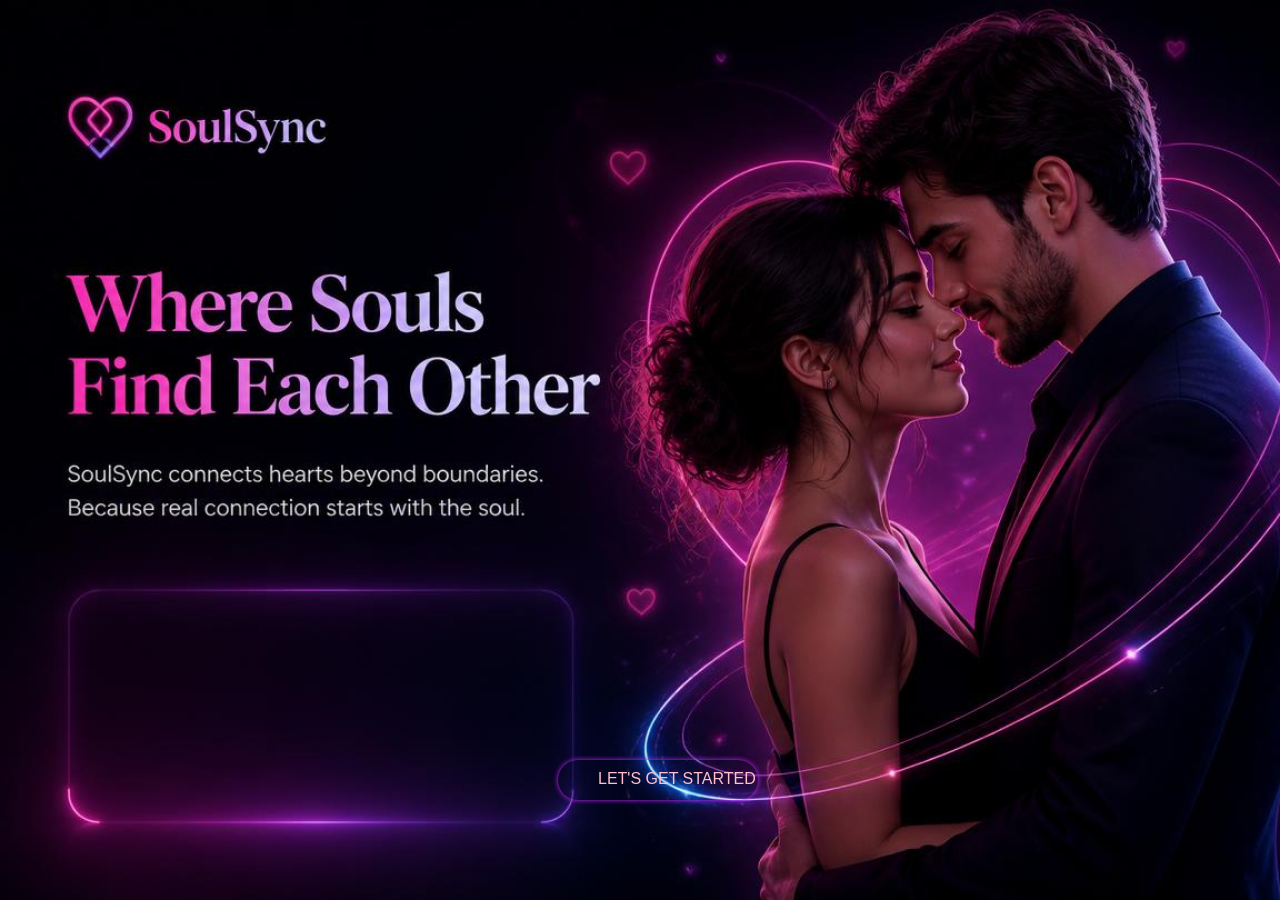
<file: chiri/index.html>
<!DOCTYPE html>
<html lang="en">
<head>
    <meta charset="UTF-8">
    <meta name="viewport" content="width=device-width, initial-scale=1.0">
    <link rel="stylesheet" href="style.css">
    <link rel="icon" href="me.png">
    <title>soulsync</title>
</head>
<body>
    <div class="a">
    <a  href="kkfnefk.html">LET'S GET STARTED</a>
    </div>
 
</body>
</html>
</file>
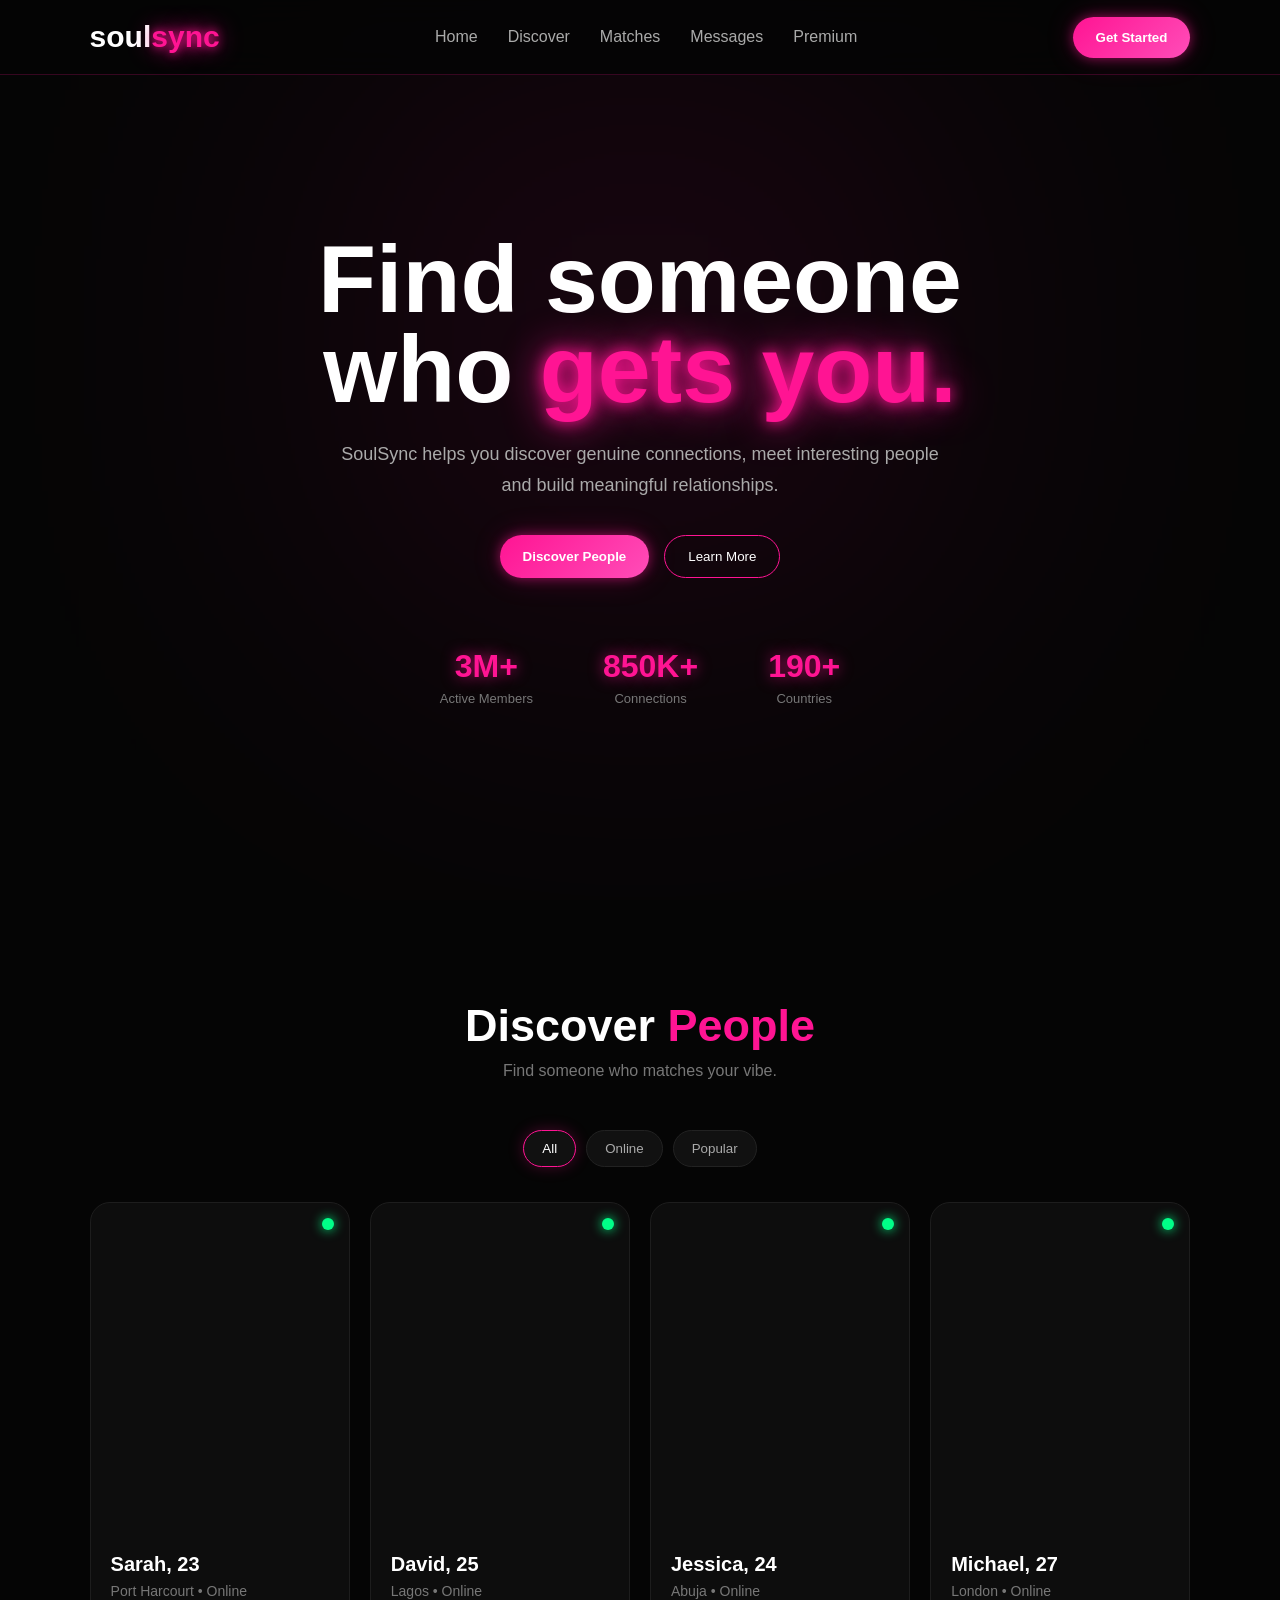
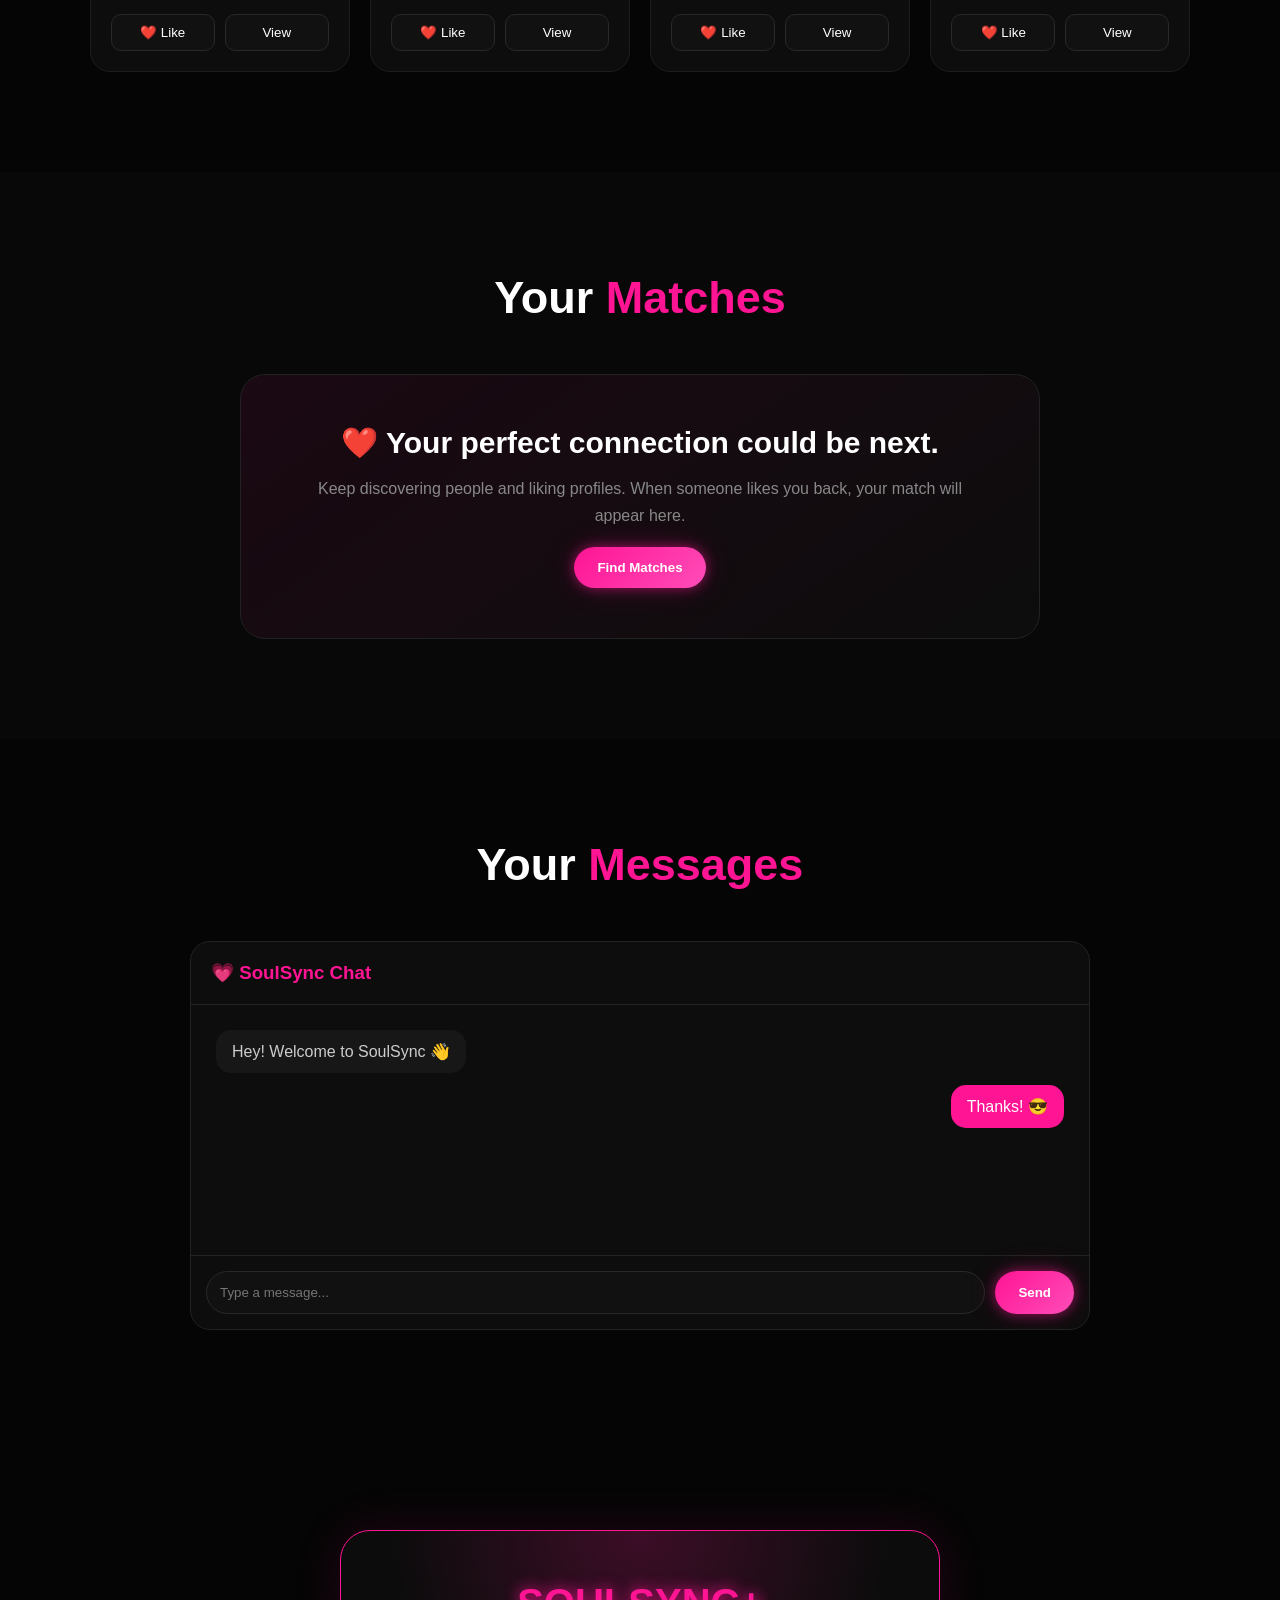
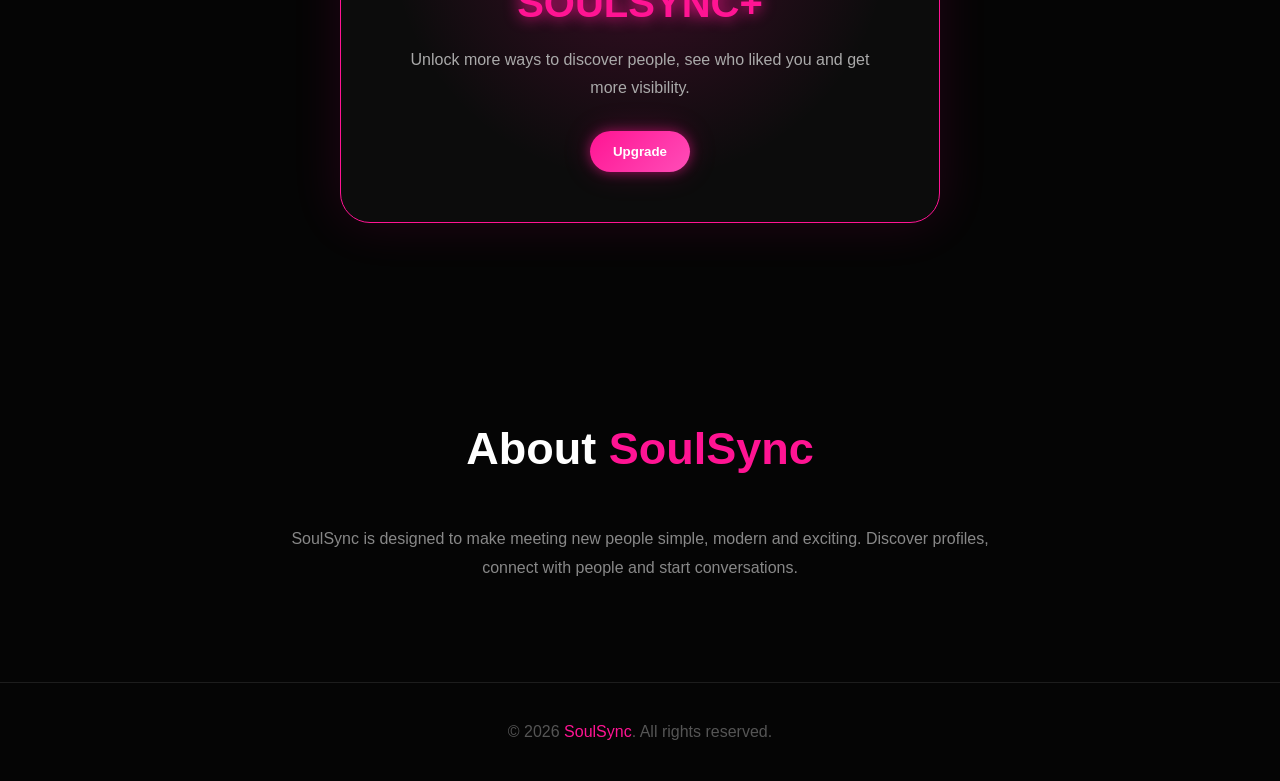
<file: chiri/cdvvdv.html>
<!DOCTYPE html>
<html lang="en">
<head>
<meta charset="UTF-8">
<meta name="viewport" content="width=device-width, initial-scale=1.0">

<title>SoulSync — Neon Dating</title>

<style>
*{
    margin:0;
    padding:0;
    box-sizing:border-box;
    font-family:Arial,Helvetica,sans-serif;
}

html{
    scroll-behavior:smooth;
}

body{
    background:#050505;
    color:white;
    overflow-x:hidden;
}

/* NAVBAR */

.navbar{
    position:fixed;
    top:0;
    left:0;
    width:100%;
    height:75px;
    padding:0 7%;
    display:flex;
    align-items:center;
    justify-content:space-between;
    background:rgba(5,5,5,.88);
    backdrop-filter:blur(15px);
    border-bottom:1px solid rgba(255,20,147,.2);
    z-index:1000;
}

.logo{
    font-size:30px;
    font-weight:900;
}

.logo span{
    color:#ff1493;
    text-shadow:
        0 0 10px #ff1493,
        0 0 25px #ff1493;
}

.nav-links{
    display:flex;
    gap:30px;
}

.nav-links a{
    color:#aaa;
    text-decoration:none;
    transition:.3s;
}

.nav-links a:hover{
    color:#ff1493;
    text-shadow:0 0 10px #ff1493;
}

/* BUTTON */

.btn{
    border:none;
    cursor:pointer;
    padding:13px 23px;
    border-radius:30px;
    color:white;
    font-weight:bold;
    background:linear-gradient(135deg,#ff1493,#ff4db8);
    box-shadow:
        0 0 12px rgba(255,20,147,.5),
        0 0 30px rgba(255,20,147,.2);
    transition:.3s;
}

.btn:hover{
    transform:translateY(-2px) scale(1.03);
    box-shadow:
        0 0 20px rgba(255,20,147,.8),
        0 0 45px rgba(255,20,147,.4);
}

/* HERO */

.hero{
    min-height:100vh;
    display:flex;
    align-items:center;
    justify-content:center;
    text-align:center;
    padding:100px 20px 60px;
    position:relative;
    overflow:hidden;
}

.hero::before{
    content:"";
    position:absolute;
    width:500px;
    height:500px;
    background:#ff1493;
    filter:blur(180px);
    opacity:.12;
    top:10%;
    left:50%;
    transform:translateX(-50%);
}

.hero-content{
    position:relative;
    z-index:2;
    max-width:850px;
}

.hero h1{
    font-size:clamp(50px,8vw,95px);
    line-height:.95;
    margin-bottom:25px;
}

.hero h1 span{
    color:#ff1493;
    text-shadow:
        0 0 15px #ff1493,
        0 0 40px #ff1493;
}

.hero p{
    color:#aaa;
    max-width:600px;
    margin:auto;
    line-height:1.7;
    font-size:18px;
}

.hero-buttons{
    margin-top:35px;
    display:flex;
    justify-content:center;
    gap:15px;
    flex-wrap:wrap;
}

.btn-outline{
    padding:13px 23px;
    border-radius:30px;
    background:transparent;
    color:white;
    border:1px solid #ff1493;
    cursor:pointer;
    transition:.3s;
}

.btn-outline:hover{
    background:#ff1493;
    box-shadow:0 0 25px #ff1493;
}

/* STATS */

.stats{
    display:flex;
    justify-content:center;
    gap:70px;
    margin-top:70px;
    flex-wrap:wrap;
}

.stat{
    display:flex;
    flex-direction:column;
    gap:6px;
}

.stat strong{
    font-size:32px;
    color:#ff1493;
    text-shadow:0 0 15px rgba(255,20,147,.7);
}

.stat span{
    color:#777;
    font-size:13px;
}

/* SECTIONS */

section{
    padding:100px 7%;
}

.section-title{
    text-align:center;
    margin-bottom:50px;
}

.section-title h2{
    font-size:45px;
}

.section-title span{
    color:#ff1493;
}

/* DISCOVER */

.filters{
    display:flex;
    justify-content:center;
    gap:10px;
    margin-bottom:35px;
    flex-wrap:wrap;
}

.filter{
    padding:10px 18px;
    background:#111;
    border:1px solid #222;
    color:#aaa;
    border-radius:20px;
    cursor:pointer;
    transition:.3s;
}

.filter:hover,
.filter.active{
    color:white;
    border-color:#ff1493;
    box-shadow:0 0 15px rgba(255,20,147,.25);
}

.profiles{
    display:grid;
    grid-template-columns:repeat(4,1fr);
    gap:20px;
}

.card{
    background:#0d0d0d;
    border:1px solid #1d1d1d;
    border-radius:20px;
    overflow:hidden;
    transition:.3s;
}

.card:hover{
    transform:translateY(-8px);
    border-color:#ff1493;
    box-shadow:0 15px 40px rgba(255,20,147,.15);
}

.photo{
    height:330px;
    background-size:cover;
    background-position:center;
    position:relative;
}

.online{
    position:absolute;
    top:15px;
    right:15px;
    width:12px;
    height:12px;
    border-radius:50%;
    background:#00ff88;
    box-shadow:0 0 12px #00ff88;
}

.card-info{
    padding:20px;
}

.card-info h3{
    font-size:20px;
    margin-bottom:7px;
}

.card-info p{
    color:#777;
    font-size:14px;
}

.card-actions{
    display:flex;
    gap:10px;
    margin-top:15px;
}

.icon-btn{
    flex:1;
    padding:10px;
    border-radius:10px;
    border:1px solid #292929;
    background:#111;
    color:white;
    cursor:pointer;
    transition:.3s;
}

.icon-btn:hover{
    border-color:#ff1493;
    color:#ff1493;
}

/* MATCHES */

.matches{
    background:#080808;
}

.match-box{
    max-width:800px;
    margin:auto;
    text-align:center;
    padding:50px;
    border:1px solid #222;
    border-radius:25px;
    background:linear-gradient(
        145deg,
        rgba(255,20,147,.08),
        rgba(255,255,255,.02)
    );
}

.match-box h3{
    font-size:30px;
    margin-bottom:15px;
}

.match-box p{
    color:#888;
    line-height:1.7;
}

/* MESSAGES */

.chat{
    max-width:900px;
    margin:auto;
    background:#0d0d0d;
    border:1px solid #222;
    border-radius:20px;
    overflow:hidden;
}

.chat-header{
    padding:20px;
    border-bottom:1px solid #222;
}

.chat-header h3{
    color:#ff1493;
}

.chat-messages{
    height:250px;
    padding:25px;
    overflow-y:auto;
}

.message{
    width:max-content;
    max-width:70%;
    padding:12px 16px;
    margin-bottom:12px;
    border-radius:15px;
    background:#171717;
    color:#ccc;
}

.message.me{
    margin-left:auto;
    background:#ff1493;
    color:white;
}

.chat-input{
    display:flex;
    padding:15px;
    border-top:1px solid #222;
    gap:10px;
}

.chat-input input{
    flex:1;
    background:#111;
    border:1px solid #292929;
    outline:none;
    color:white;
    padding:13px;
    border-radius:25px;
}

.chat-input input:focus{
    border-color:#ff1493;
}

/* PREMIUM */

.premium{
    text-align:center;
}

.premium-card{
    max-width:600px;
    margin:auto;
    padding:50px;
    border-radius:30px;
    border:1px solid #ff1493;
    background:
        radial-gradient(
            circle at top,
            rgba(255,20,147,.2),
            transparent 60%
        ),
        #0c0c0c;
    box-shadow:0 0 50px rgba(255,20,147,.12);
}

.premium-card h2{
    font-size:40px;
    color:#ff1493;
    text-shadow:0 0 15px #ff1493;
}

.premium-card p{
    color:#aaa;
    margin:20px 0 30px;
    line-height:1.7;
}

/* ABOUT */

.about{
    text-align:center;
}

.about p{
    max-width:700px;
    margin:auto;
    color:#888;
    line-height:1.8;
}

/* FOOTER */

footer{
    padding:40px 7%;
    border-top:1px solid #1d1d1d;
    text-align:center;
    color:#555;
}

footer span{
    color:#ff1493;
}

/* MODAL */

.modal{
    position:fixed;
    inset:0;
    background:rgba(0,0,0,.8);
    backdrop-filter:blur(10px);
    display:none;
    align-items:center;
    justify-content:center;
    z-index:2000;
    padding:20px;
}

.modal.show{
    display:flex;
}

.modal-box{
    width:100%;
    max-width:450px;
    background:#0d0d0d;
    border:1px solid #ff1493;
    border-radius:25px;
    padding:30px;
    text-align:center;
    box-shadow:0 0 50px rgba(255,20,147,.25);
}

.modal-box h2{
    color:#ff1493;
    margin-bottom:15px;
}

.close{
    float:right;
    cursor:pointer;
    font-size:25px;
}

/* TOAST */

.toast{
    position:fixed;
    bottom:30px;
    right:30px;
    background:#111;
    border:1px solid #ff1493;
    color:white;
    padding:15px 20px;
    border-radius:12px;
    transform:translateY(100px);
    opacity:0;
    transition:.4s;
    z-index:3000;
}

.toast.show{
    transform:translateY(0);
    opacity:1;
}

/* RESPONSIVE */

@media(max-width:1000px){

    .profiles{
        grid-template-columns:repeat(2,1fr);
    }

    .nav-links{
        display:none;
    }
}

@media(max-width:600px){

    .profiles{
        grid-template-columns:1fr;
    }

    .stats{
        gap:35px;
    }

    .hero h1{
        font-size:55px;
    }

    section{
        padding:70px 5%;
    }

    .premium-card{
        padding:30px 20px;
    }
}
</style>
</head>

<body>

<!-- NAVBAR -->

<nav class="navbar">

    <div class="logo">
        soul<span>sync</span>
    </div>

    <div class="nav-links">

        <a href="#home">Home</a>

        <a href="#discover">Discover</a>

        <a href="#matches">Matches</a>

        <a href="#messages">Messages</a>

        <a href="#premium">Premium</a>

    </div>

    <button class="btn"
            onclick="showToast('Welcome to SoulSync ❤️')">
        Get Started
    </button>

</nav>


<!-- HERO -->

<section class="hero" id="home">

    <div class="hero-content">

        <h1>
            Find someone who
            <span>gets you.</span>
        </h1>

        <p>
            SoulSync helps you discover genuine connections,
            meet interesting people and build meaningful relationships.
        </p>

        <div class="hero-buttons">

            <button class="btn"
                    onclick="scrollToSection('discover')">
                Discover People
            </button>

            <button class="btn-outline"
                    onclick="scrollToSection('about')">
                Learn More
            </button>

        </div>


        <!-- 3 MILLION MEMBERS -->

        <div class="stats">

            <div class="stat">
                <strong>3M+</strong>
                <span>Active Members</span>
            </div>

            <div class="stat">
                <strong>850K+</strong>
                <span>Connections</span>
            </div>

            <div class="stat">
                <strong>190+</strong>
                <span>Countries</span>
            </div>

        </div>

    </div>

</section>


<!-- DISCOVER -->

<section id="discover">

    <div class="section-title">

        <h2>
            Discover <span>People</span>
        </h2>

        <p style="color:#777;margin-top:10px;">
            Find someone who matches your vibe.
        </p>

    </div>


    <div class="filters">

        <button class="filter active"
                onclick="filterCards('all',this)">
            All
        </button>

        <button class="filter"
                onclick="filterCards('online',this)">
            Online
        </button>

        <button class="filter"
                onclick="filterCards('popular',this)">
            Popular
        </button>

    </div>


    <div class="profiles">


        <!-- SARAH -->

        <div class="card" data-type="online">

            <div class="photo"
                 style="background-image:url('https://images.unsplash.com/photo-1494790108377-be9c29b29330?auto=format&fit=crop&w=700&q=85');">

                <div class="online"></div>

            </div>

            <div class="card-info">

                <h3>Sarah, 23</h3>

                <p>Port Harcourt • Online</p>

                <div class="card-actions">

                    <button class="icon-btn"
                            onclick="likeProfile('Sarah')">
                        ❤️ Like
                    </button>

                    <button class="icon-btn"
                            onclick="openProfile('Sarah')">
                        View
                    </button>

                </div>

            </div>

        </div>


        <!-- DAVID -->

        <div class="card" data-type="popular">

            <div class="photo"
                 style="background-image:url('https://images.unsplash.com/photo-1500648767791-00dcc994a43e?auto=format&fit=crop&w=700&q=85');">

                <div class="online"></div>

            </div>

            <div class="card-info">

                <h3>David, 25</h3>

                <p>Lagos • Online</p>

                <div class="card-actions">

                    <button class="icon-btn"
                            onclick="likeProfile('David')">
                        ❤️ Like
                    </button>

                    <button class="icon-btn"
                            onclick="openProfile('David')">
                        View
                    </button>

                </div>

            </div>

        </div>


        <!-- JESSICA -->

        <div class="card" data-type="online">

            <div class="photo"
                 style="background-image:url('https://images.unsplash.com/photo-1531123897727-8f129e1688ce?auto=format&fit=crop&w=700&q=85');">

                <div class="online"></div>

            </div>

            <div class="card-info">

                <h3>Jessica, 24</h3>

                <p>Abuja • Online</p>

                <div class="card-actions">

                    <button class="icon-btn"
                            onclick="likeProfile('Jessica')">
                        ❤️ Like
                    </button>

                    <button class="icon-btn"
                            onclick="openProfile('Jessica')">
                        View
                    </button>

                </div>

            </div>

        </div>


        <!-- MICHAEL -->

        <div class="card" data-type="popular">

            <div class="photo"
                 style="background-image:url('https://images.unsplash.com/photo-1506794778202-cad84cf45f1d?auto=format&fit=crop&w=700&q=85');">

                <div class="online"></div>

            </div>

            <div class="card-info">

                <h3>Michael, 27</h3>

                <p>London • Online</p>

                <div class="card-actions">

                    <button class="icon-btn"
                            onclick="likeProfile('Michael')">
                        ❤️ Like
                    </button>

                    <button class="icon-btn"
                            onclick="openProfile('Michael')">
                        View
                    </button>

                </div>

            </div>

        </div>

    </div>

</section>


<!-- MATCHES -->

<section class="matches" id="matches">

    <div class="section-title">

        <h2>
            Your <span>Matches</span>
        </h2>

    </div>

    <div class="match-box">

        <h3>
            ❤️ Your perfect connection could be next.
        </h3>

        <p>
            Keep discovering people and liking profiles.
            When someone likes you back, your match will appear here.
        </p>

        <br>

        <button class="btn"
                onclick="scrollToSection('discover')">
            Find Matches
        </button>

    </div>

</section>


<!-- MESSAGES -->

<section id="messages">

    <div class="section-title">

        <h2>
            Your <span>Messages</span>
        </h2>

    </div>

    <div class="chat">

        <div class="chat-header">

            <h3>💗 SoulSync Chat</h3>

        </div>

        <div class="chat-messages"
             id="chatMessages">

            <div class="message">
                Hey! Welcome to SoulSync 👋
            </div>

            <div class="message me">
                Thanks! 😎
            </div>

        </div>

        <div class="chat-input">

            <input
                type="text"
                id="messageInput"
                placeholder="Type a message..."
                onkeydown="handleEnter(event)"
            >

            <button class="btn"
                    onclick="sendMessage()">
                Send
            </button>

        </div>

    </div>

</section>


<!-- PREMIUM -->

<section class="premium" id="premium">

    <div class="premium-card">

        <h2>SOULSYNC+</h2>

        <p>
            Unlock more ways to discover people,
            see who liked you and get more visibility.
        </p>

        <button class="btn"
                onclick="showToast('Premium coming soon ✨')">
            Upgrade
        </button>

    </div>

</section>


<!-- ABOUT -->

<section class="about" id="about">

    <div class="section-title">

        <h2>
            About <span>SoulSync</span>
        </h2>

    </div>

    <p>
        SoulSync is designed to make meeting new people
        simple, modern and exciting. Discover profiles,
        connect with people and start conversations.
    </p>

</section>


<!-- FOOTER -->

<footer>

    <p>
        © 2026 <span>SoulSync</span>.
        All rights reserved.
    </p>

</footer>


<!-- PROFILE MODAL -->

<div class="modal" id="profileModal">

    <div class="modal-box">

        <span class="close"
              onclick="closeModal()">
            ×
        </span>

        <h2 id="profileName">
            Profile
        </h2>

        <p id="profileText"
           style="color:#888;line-height:1.7;">
        </p>

        <br>

        <button class="btn"
                onclick="closeModal()">
            Close
        </button>

    </div>

</div>


<!-- TOAST -->

<div class="toast"
     id="toast">
    Message
</div>


<script>

/* SCROLL */

function scrollToSection(id){

    document.getElementById(id)
        .scrollIntoView({
            behavior:"smooth"
        });

}


/* TOAST */

function showToast(message){

    const toast =
        document.getElementById("toast");

    toast.textContent = message;

    toast.classList.add("show");

    setTimeout(function(){

        toast.classList.remove("show");

    },2500);

}


/* LIKE */

function likeProfile(name){

    showToast(
        "You liked " + name + " ❤️"
    );

}


/* PROFILE */

function openProfile(name){

    document.getElementById("profileName")
        .textContent = name;

    document.getElementById("profileText")
        .textContent =
        name +
        " is one of the people you can discover on SoulSync. Start a conversation and see where the connection goes.";

    document.getElementById("profileModal")
        .classList.add("show");

}


function closeModal(){

    document.getElementById("profileModal")
        .classList.remove("show");

}


/* FILTER */

function filterCards(type,button){

    const cards =
        document.querySelectorAll(".card");

    const filters =
        document.querySelectorAll(".filter");

    filters.forEach(function(filter){

        filter.classList.remove("active");

    });

    button.classList.add("active");


    cards.forEach(function(card){

        if(type === "all"){

            card.style.display = "block";

        }

        else if(card.dataset.type === type){

            card.style.display = "block";

        }

        else{

            card.style.display = "none";

        }

    });

}


/* CHAT */

function sendMessage(){

    const input =
        document.getElementById("messageInput");

    const message =
        input.value.trim();

    if(message === ""){

        return;

    }

    const chat =
        document.getElementById("chatMessages");

    const div =
        document.createElement("div");

    div.className = "message me";

    div.textContent = message;

    chat.appendChild(div);

    input.value = "";

    chat.scrollTop =
        chat.scrollHeight;

}


function handleEnter(event){

    if(event.key === "Enter"){

        sendMessage();

    }

}


/* CLOSE MODAL */

document
.getElementById("profileModal")
.addEventListener("click",function(event){

    if(event.target === this){

        closeModal();

    }

});

</script>

</body>
</html>
</file>
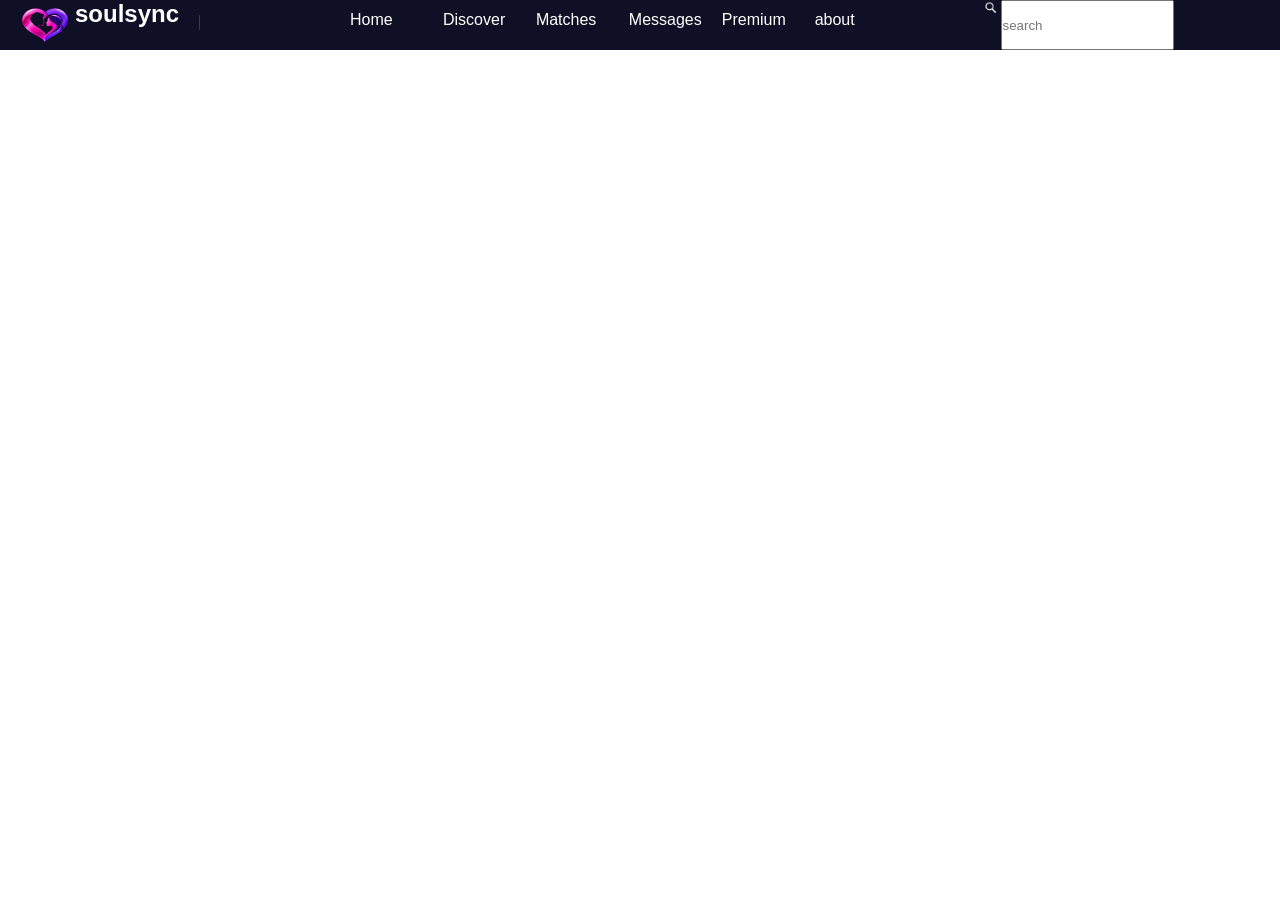
<file: chiri/indexi.html>
<!DOCTYPE html>
<html lang="en">
<head>
    <meta charset="UTF-8">
    <meta name="viewport" content="width=device-width, initial-scale=1.0">
    <link rel="stylesheet" href="indexi.css">
    <link rel="icon" href="me.png">
    <title>Document</title>
</head>
<body>
    <nav>
        <div class="nav">
        <img class="logo" height="40px" width="50px" src="me.png" alt="">
        <h1 class="sync">soulsync</h1>
        <div class="line"></div>
       <div class="great">
        <a  href="indexi.html">Home</a>
        <a   href="indexdiscover.html">Discover</a>
        <a  href="indeexmatches.html">Matches</a>
        <a  href="indexmessages.html">Messages</a>
        <a href="indexpremium.html">Premium</a>
        <a href="indexabut.html">about</a>
        </div>
        <a href="#search">
            <img class="man" src="man.png" alt="">
        </a>
        <input class="search" type="text" id="search" placeholder="search">
    </div> 
    </nav>
</body>
</html>
</file>
<file: chiri/style.css>
body{
    background-image:url(date.jpg) ;
     /* background-position:center;*/ 
    background-size: cover;
    background-repeat: no-repeat; 
}
.a{
    position: relative;
    height: 40px;
    width: 200px;
    border-radius: 20px;
    background-color:6;
    list-style: none;
    /* padding-left: 25px;
    padding-top: px; */
    margin-left: 550px;
    position: absolute;
    bottom: 100px;
    box-shadow: 0 0 5px #C629FF;
}
.a:hover{
    transform: scale(1.2);
    transition: 3s;
    background-color:#050008;
    opacity: 12;
}
a{
    text-decoration: none;
    color: pink;
    font-family: 'Franklin Gothic Medium', 'Arial Narrow', Arial, sans-serif;
    position: absolute;
    left: 40px;
    top: 10px;
}
</file>
<file: chiri/indexi.css>
*{
    padding: 0;
    margin: 0;
}
.nav{
    width: 100%;
    height: 50px;
    background-color: rgba(1, 1, 24, 0.943);
    display: flex;
}
.logo{
    margin-left: 20px;
    margin-top: 5px;
}
.sync{
    color: white;
    font-family: 'Franklin Gothic Medium', 'Arial Narrow', Arial, sans-serif;
    margin-left: 5px;
}
.line{
    width: 1px;
    height: 15px;
    background-color: rgba(225, 225,225, 0.2) ;
    margin-left: 20px;
    margin-top: 15px;
}
.great{
    display: grid;
    grid-template-columns: 1fr 1fr 1fr 1fr 1fr 1fr 1fr;
    column-gap: 20px;
    margin-left: 150px;
    margin-top: 11px;
}
a{
    text-decoration: none;
    color: white;
    font-family: 'Franklin Gothic Medium', 'Arial Narrow', Arial, sans-serif;
}
a:active{
    color: #ff2da6;
    border-bottom:1px solid #ff2da6;
}
a:hover{
    color: #ff2da6;
    border-bottom: 3px solid #ff2da6;
    border-bottom-width:3px ;
}
.man{
 width: 20px;

}
</file>
